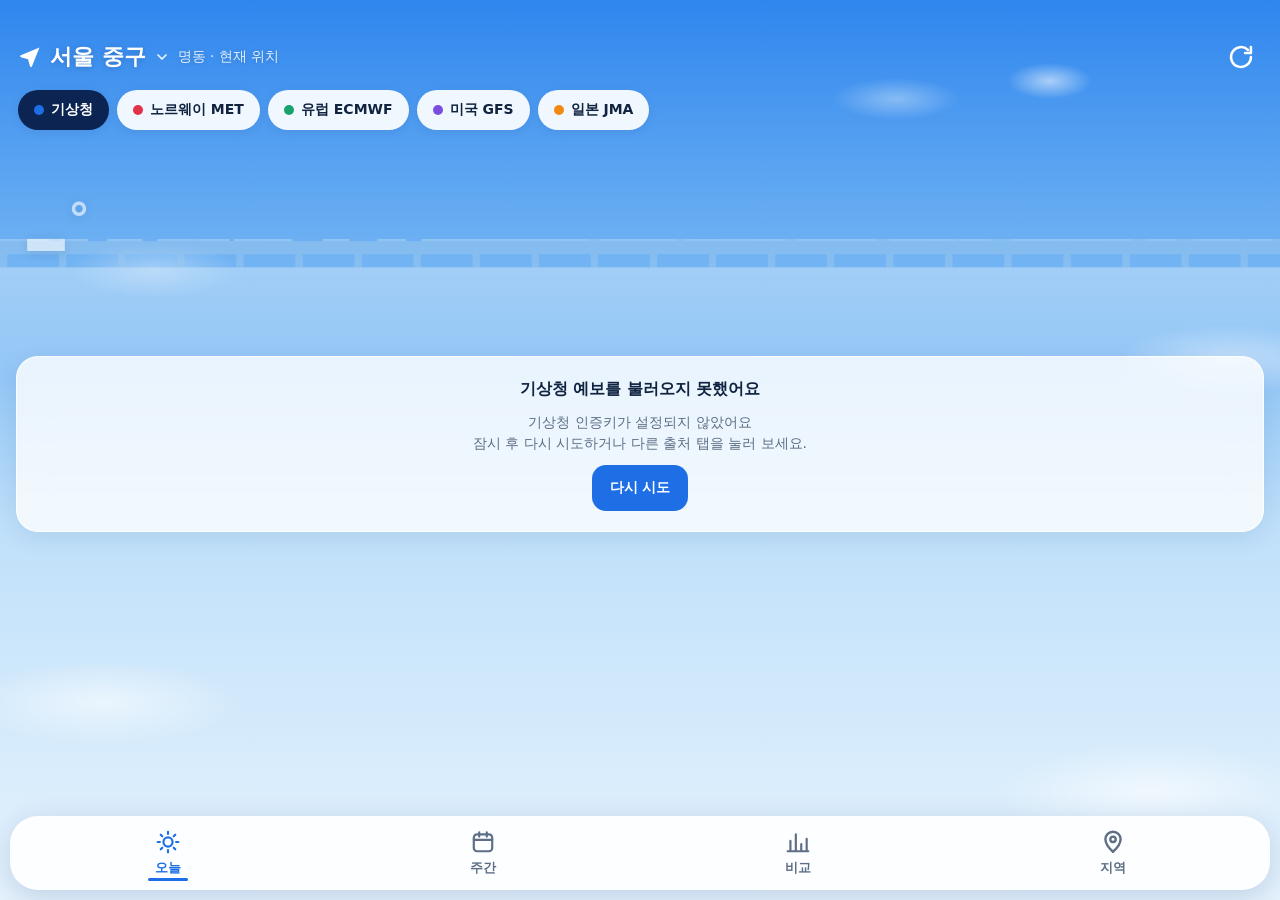
<file: app/src/main/assets/www/index.html>
<!doctype html>
<html lang="ko">
<head>
<meta charset="utf-8">
<meta name="viewport" content="width=device-width,initial-scale=1,maximum-scale=1,user-scalable=no,viewport-fit=cover">
<title>오늘날씨 비교</title>
<link rel="stylesheet" href="style.css">
</head>
<body>
<div id="bg"><div class="sky"></div><div class="clouds"></div><div id="skyline"></div></div>
<div id="root">
  <header id="hdr"></header>
  <div id="tabs" class="tabs"></div>
  <main id="main"></main>
  <nav id="nav"></nav>
</div>
<div id="overlay" hidden></div>
<div id="toast" hidden></div>
<script src="icons.js"></script>
<script src="util.js"></script>
<script src="sources.js"></script>
<script src="app.js"></script>
</body>
</html>
</file>
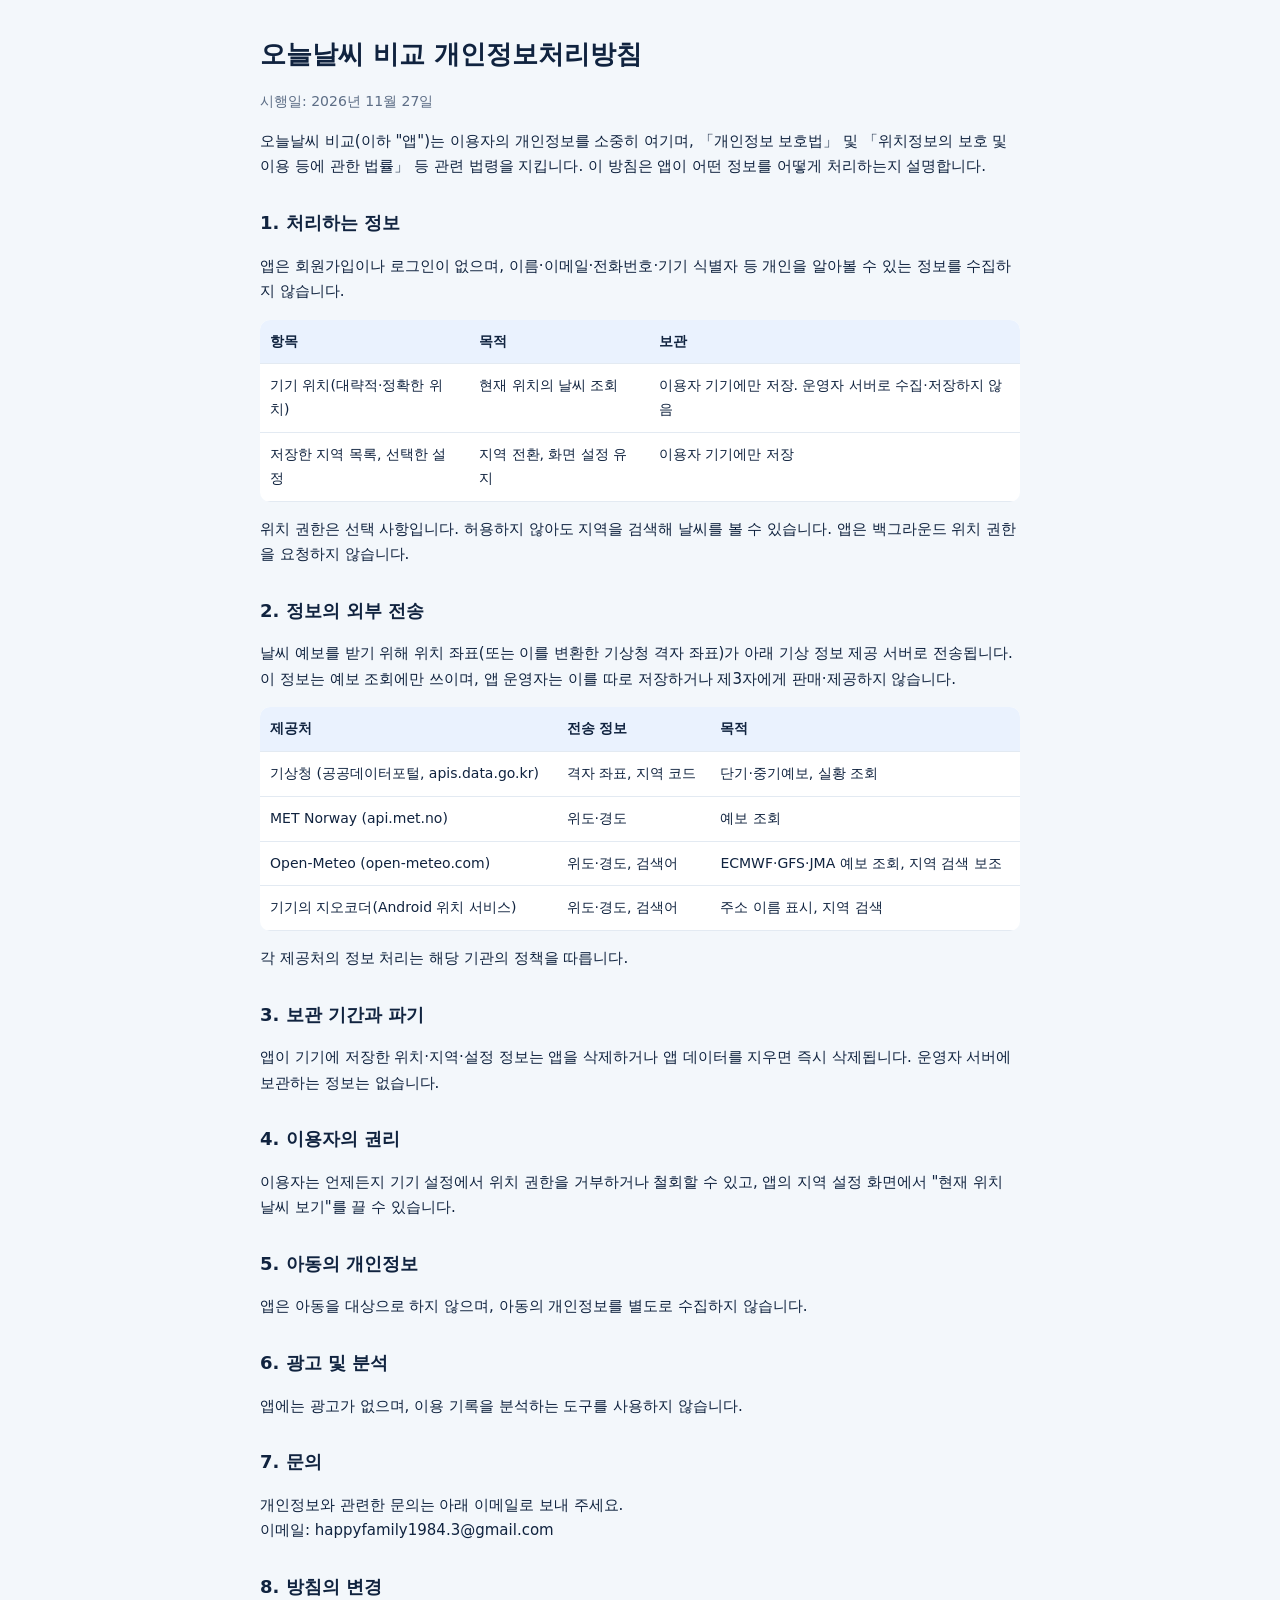
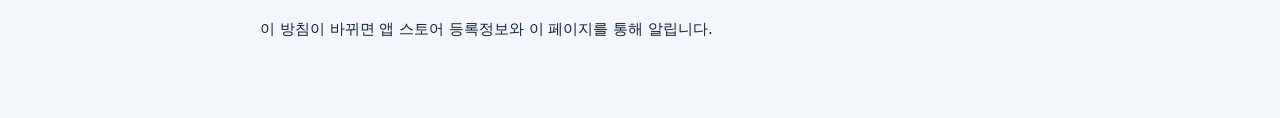
<file: play-release/privacy.html>
<!doctype html>
<html lang="ko">
<head>
<meta charset="utf-8">
<meta name="viewport" content="width=device-width,initial-scale=1">
<title>오늘날씨 비교 개인정보처리방침</title>
<style>
body{margin:0;background:#F3F7FB;color:#10233F;font-family:system-ui,-apple-system,'Noto Sans KR',sans-serif;line-height:1.7}
main{max-width:760px;margin:0 auto;padding:32px 20px 60px}
h1{font-size:26px;margin:0 0 6px}h2{font-size:18px;margin:28px 0 8px}
p,li{font-size:15px}.muted{color:#5D6E86;font-size:14px}
table{border-collapse:collapse;width:100%;font-size:14px;background:#fff;border-radius:10px;overflow:hidden}
th,td{border-bottom:1px solid #E3EAF2;padding:10px;text-align:left;vertical-align:top}th{background:#EAF2FE}
</style>
</head>
<body>
<main>
<h1>오늘날씨 비교 개인정보처리방침</h1>
<p class="muted">시행일: 2026년 11월 27일</p>

<p>오늘날씨 비교(이하 "앱")는 이용자의 개인정보를 소중히 여기며, 「개인정보 보호법」 및 「위치정보의 보호 및 이용 등에 관한 법률」 등 관련 법령을 지킵니다. 이 방침은 앱이 어떤 정보를 어떻게 처리하는지 설명합니다.</p>

<h2>1. 처리하는 정보</h2>
<p>앱은 회원가입이나 로그인이 없으며, 이름·이메일·전화번호·기기 식별자 등 개인을 알아볼 수 있는 정보를 수집하지 않습니다.</p>
<table>
<tr><th>항목</th><th>목적</th><th>보관</th></tr>
<tr><td>기기 위치(대략적·정확한 위치)</td><td>현재 위치의 날씨 조회</td><td>이용자 기기에만 저장. 운영자 서버로 수집·저장하지 않음</td></tr>
<tr><td>저장한 지역 목록, 선택한 설정</td><td>지역 전환, 화면 설정 유지</td><td>이용자 기기에만 저장</td></tr>
</table>
<p>위치 권한은 선택 사항입니다. 허용하지 않아도 지역을 검색해 날씨를 볼 수 있습니다. 앱은 백그라운드 위치 권한을 요청하지 않습니다.</p>

<h2>2. 정보의 외부 전송</h2>
<p>날씨 예보를 받기 위해 위치 좌표(또는 이를 변환한 기상청 격자 좌표)가 아래 기상 정보 제공 서버로 전송됩니다. 이 정보는 예보 조회에만 쓰이며, 앱 운영자는 이를 따로 저장하거나 제3자에게 판매·제공하지 않습니다.</p>
<table>
<tr><th>제공처</th><th>전송 정보</th><th>목적</th></tr>
<tr><td>기상청 (공공데이터포털, apis.data.go.kr)</td><td>격자 좌표, 지역 코드</td><td>단기·중기예보, 실황 조회</td></tr>
<tr><td>MET Norway (api.met.no)</td><td>위도·경도</td><td>예보 조회</td></tr>
<tr><td>Open-Meteo (open-meteo.com)</td><td>위도·경도, 검색어</td><td>ECMWF·GFS·JMA 예보 조회, 지역 검색 보조</td></tr>
<tr><td>기기의 지오코더(Android 위치 서비스)</td><td>위도·경도, 검색어</td><td>주소 이름 표시, 지역 검색</td></tr>
</table>
<p>각 제공처의 정보 처리는 해당 기관의 정책을 따릅니다.</p>

<h2>3. 보관 기간과 파기</h2>
<p>앱이 기기에 저장한 위치·지역·설정 정보는 앱을 삭제하거나 앱 데이터를 지우면 즉시 삭제됩니다. 운영자 서버에 보관하는 정보는 없습니다.</p>

<h2>4. 이용자의 권리</h2>
<p>이용자는 언제든지 기기 설정에서 위치 권한을 거부하거나 철회할 수 있고, 앱의 지역 설정 화면에서 "현재 위치 날씨 보기"를 끌 수 있습니다.</p>

<h2>5. 아동의 개인정보</h2>
<p>앱은 아동을 대상으로 하지 않으며, 아동의 개인정보를 별도로 수집하지 않습니다.</p>

<h2>6. 광고 및 분석</h2>
<p>앱에는 광고가 없으며, 이용 기록을 분석하는 도구를 사용하지 않습니다.</p>

<h2>7. 문의</h2>
<p>개인정보와 관련한 문의는 아래 이메일로 보내 주세요.<br>이메일: happyfamily1984.3@gmail.com</p>

<h2>8. 방침의 변경</h2>
<p>이 방침이 바뀌면 앱 스토어 등록정보와 이 페이지를 통해 알립니다.</p>
</main>
</body>
</html>
</file>
<file: app/src/main/assets/www/style.css>
/* 하늘 그라데이션 배경 + 반투명 유리 카드 + 하단 플로팅 내비 */
:root{
  --inset-top:24px;--inset-bottom:0px;
  --sky1:#2F86EE;--sky2:#6FB2F3;--sky3:#BFE0FA;--sky4:#E6F3FD;
  --glass:rgba(255,255,255,.80);--glass-strong:rgba(255,255,255,.92);--glass-line:rgba(255,255,255,.9);
  --ink:#10233F;--sub:#5D6E86;--faint:#8C9BB0;--line:rgba(16,35,63,.09);
  --blue:#1E6FE6;--rain:#1E74E8;--navy:#0C2452;--warm:#F59A23;--cold:#4EA3EF;
  --kma:#1E6FE6;--metno:#E2324A;--ecmwf:#18A36C;--gfs:#7A4DE0;--jma:#F08A12;--avg:#10233F;
  --r:22px;--shadow:0 6px 24px rgba(20,60,120,.10);
  --font:system-ui,-apple-system,'Noto Sans KR','Apple SD Gothic Neo',sans-serif;
}
*{box-sizing:border-box;-webkit-tap-highlight-color:transparent}
[hidden]{display:none!important}
html,body{margin:0;height:100%;overflow:hidden;background:var(--sky1)}
body{font-family:var(--font);color:var(--ink);font-size:14px;-webkit-font-smoothing:antialiased;user-select:none;-webkit-user-select:none}
button{font:inherit;color:inherit;border:0;background:none;padding:0;cursor:pointer}
input{font:inherit}
.num{font-variant-numeric:tabular-nums}

/* 배경 */
#bg{position:fixed;inset:0;z-index:0;overflow:hidden}
#bg .sky{position:absolute;inset:0;background:linear-gradient(180deg,var(--sky1) 0%,var(--sky2) 28%,var(--sky3) 58%,var(--sky4) 100%)}
#bg .clouds{position:absolute;inset:0;background:
 radial-gradient(60px 26px at 82% 9%,rgba(255,255,255,.55),transparent 70%),
 radial-gradient(90px 30px at 70% 11%,rgba(255,255,255,.35),transparent 70%),
 radial-gradient(120px 40px at 12% 30%,rgba(255,255,255,.35),transparent 70%),
 radial-gradient(160px 50px at 96% 40%,rgba(255,255,255,.45),transparent 70%),
 radial-gradient(200px 60px at 8% 78%,rgba(255,255,255,.55),transparent 70%),
 radial-gradient(220px 70px at 90% 88%,rgba(255,255,255,.6),transparent 70%)}
#skyline{position:absolute;left:0;right:0;height:190px;bottom:70px;opacity:.9;transition:bottom .4s ease, opacity .4s}
#skyline svg{width:100%;height:100%;display:block}
body.s-home #skyline{bottom:auto;top:calc(var(--inset-top) + 215px);height:140px;opacity:.5}
body.s-cmp #skyline{opacity:.35}

#root{position:relative;z-index:1;height:100%;display:flex;flex-direction:column;padding-top:var(--inset-top)}
header{display:flex;align-items:center;justify-content:space-between;padding:12px 18px 6px;min-height:56px;color:#fff}
.loc{display:flex;align-items:center;gap:8px;min-width:0;text-shadow:0 1px 6px rgba(10,40,90,.25)}
.loc b{font-size:22px;font-weight:800;white-space:nowrap;overflow:hidden;text-overflow:ellipsis}
.loc small{font-size:14px;opacity:.85;white-space:nowrap;overflow:hidden;text-overflow:ellipsis}
.loc .chev{opacity:.9}
.round{width:42px;height:42px;border-radius:50%;display:grid;place-items:center;color:#fff;flex:none}
.round.spin svg{animation:spin 1s linear infinite}
@keyframes spin{to{transform:rotate(360deg)}}
.title{font-size:26px;font-weight:800;color:var(--ink);text-shadow:none}
.hdr-dark header,.hdr-dark .loc{color:var(--ink)}

.tabs{display:flex;gap:8px;padding:6px 18px 12px;overflow-x:auto;scrollbar-width:none;flex:none}
.tabs::-webkit-scrollbar{display:none}
.tab{flex:none;height:40px;padding:0 16px;border-radius:999px;background:var(--glass-strong);box-shadow:0 2px 10px rgba(20,60,120,.10);font-size:14px;font-weight:600;display:flex;align-items:center;gap:7px;color:var(--ink);white-space:nowrap}
.tab i{width:10px;height:10px;border-radius:50%;flex:none}
.tab.on{background:var(--navy);color:#fff}
.tabs[hidden]{display:none}

main{flex:1;overflow-y:auto;overflow-x:hidden;padding:0 16px calc(var(--inset-bottom) + 110px);display:flex;flex-direction:column;gap:14px;scrollbar-width:none}
main::-webkit-scrollbar{display:none}
.card{background:var(--glass);backdrop-filter:blur(14px);-webkit-backdrop-filter:blur(14px);border:1px solid var(--glass-line);border-radius:var(--r);padding:16px;box-shadow:var(--shadow)}
.ch{display:flex;align-items:center;justify-content:space-between;gap:8px;margin-bottom:12px}
.ch h3{margin:0;font-size:17px;font-weight:800;display:flex;align-items:center;gap:8px}
.ch h3 svg{color:var(--ink)}
.ch .aux{font-size:13px;color:var(--sub);display:flex;align-items:center;gap:2px}
.seg{display:inline-flex;background:rgba(16,35,63,.06);border-radius:12px;padding:3px}
.seg button{font-size:14px;padding:6px 14px;border-radius:9px;color:var(--sub);font-weight:600}
.seg button.on{background:#fff;color:var(--blue);box-shadow:0 1px 4px rgba(20,60,120,.18)}

/* 홈 */
.hero{display:flex;justify-content:space-between;align-items:center;color:#fff;padding:4px 6px 0;min-height:200px;text-shadow:0 2px 12px rgba(10,40,90,.22)}
.big{font-size:96px;font-weight:800;line-height:.95;letter-spacing:-4px}
.big sup{font-size:44px;letter-spacing:0;vertical-align:top;position:relative;top:6px;margin-left:2px}
.cond{font-size:26px;font-weight:800;margin-top:10px}
.hl{font-size:17px;margin-top:4px;opacity:.95}
.hero .icon{filter:drop-shadow(0 10px 18px rgba(20,60,120,.18));flex:none}
.meta{display:grid;grid-template-columns:repeat(4,1fr);padding:14px 4px}
.meta div{text-align:center;font-size:13px;color:var(--sub);display:flex;flex-direction:column;align-items:center;gap:4px;border-left:1px solid var(--line)}
.meta div:first-child{border:0}
.meta span{display:flex;align-items:center;gap:4px}
.meta b{font-size:20px;font-weight:800;color:var(--ink)}
.meta b.rain{color:var(--rain)}
.hours{display:flex;overflow-x:auto;scrollbar-width:none;margin:0 -6px}
.hours::-webkit-scrollbar{display:none}
.h{flex:none;width:58px;text-align:center;display:flex;flex-direction:column;align-items:center;gap:6px;font-size:13px;color:var(--sub);border-left:1px solid var(--line);padding:2px 0}
.h:first-child{border:0}
.h .t{font-size:18px;font-weight:800;color:var(--ink)}
.h .p{font-size:13px;font-weight:700;color:var(--rain);min-height:17px}
.h.now>span:first-child{color:var(--ink);font-weight:700}
.h.mid{border-left:2px solid rgba(30,111,230,.35)}
.h.mid>span:first-child{color:var(--blue);font-weight:800}
.hours{position:relative}
.wk{display:grid;grid-template-columns:repeat(7,1fr)}
.wk .h{width:auto}
.wk .h .t{font-size:16px}
.wk .h .lo{font-size:14px;color:var(--sub);font-weight:600}
.wk .h>span:first-child{font-weight:700;color:var(--ink)}
.foot{font-size:12.5px;color:var(--sub);text-align:center;display:flex;align-items:center;justify-content:center;gap:6px;flex-wrap:wrap;line-height:1.5}
.foot.light{color:rgba(16,35,63,.65)}

/* 주간 */
.days{padding:8px 16px}
.days .ch{margin:8px 0 2px}
.r{display:grid;grid-template-columns:62px 44px 50px 1fr;align-items:center;gap:8px;padding:12px 0;border-bottom:1px solid var(--line)}
.r:last-child{border:0}
.dn{font-weight:800;font-size:16px}.dn small{display:block;font-weight:500;font-size:12.5px;color:var(--sub);margin-top:1px}
.r.today .dn{color:var(--blue)}
.pp{font-size:14px;font-weight:700;color:var(--rain);display:flex;align-items:center;gap:2px}
.rng{display:grid;grid-template-columns:34px 1fr 34px;align-items:center;gap:8px;font-size:17px;font-weight:800}
.rng .lo{text-align:right;color:var(--ink)}
.track{height:7px;border-radius:4px;background:rgba(16,35,63,.08);position:relative}
.track i{position:absolute;top:0;bottom:0;border-radius:4px;background:linear-gradient(90deg,var(--cold),var(--warm))}
.tip{display:flex;gap:10px;align-items:flex-start;background:var(--glass);border:1px solid var(--glass-line);border-radius:16px;padding:12px 14px;font-size:13.5px;color:var(--ink);line-height:1.5;box-shadow:var(--shadow)}
.tip svg{flex:none;color:var(--blue);margin-top:1px}

/* 비교 */
table{width:100%;border-collapse:collapse;font-size:14px}
th{font-weight:600;color:var(--sub);font-size:12px;text-align:right;padding:2px 4px 8px}
th:first-child,td:first-child{text-align:left}
td{padding:10px 4px;border-top:1px solid var(--line);text-align:right;font-weight:700;white-space:nowrap}
td.src{font-weight:700}
td.src span{display:flex;align-items:center;gap:8px}
td.src i{width:10px;height:10px;border-radius:50%;flex:none}
td.ic{text-align:center;width:34px;padding:4px 0}
td.lo{color:var(--sub)}
td.rain{color:var(--rain)}
tr.avg td{background:rgba(30,111,230,.06);font-weight:800}
tr.err td{color:var(--faint);font-weight:500}
.sum{margin-top:10px;font-size:13px;color:var(--sub);line-height:1.6}
.sum b{color:var(--ink)}
.legend{display:flex;flex-wrap:wrap;gap:6px 12px;font-size:12px;color:var(--sub);margin-top:8px}
.legend span{display:flex;align-items:center;gap:5px}
.legend i{width:16px;height:3px;border-radius:2px}
.chart{width:100%;display:block}
.scroll-x{overflow-x:auto;margin:0 -4px;padding:0 4px;scrollbar-width:none}
.grid7 td,.grid7 th{padding:8px 3px;font-size:12.5px;text-align:center}
.grid7 td:first-child,.grid7 th:first-child{text-align:left}
.grid7 .mx{display:block;font-weight:800;color:var(--ink)}
.grid7 .mn{display:block;font-weight:600;color:var(--sub);font-size:11.5px}

/* 지역 */
.search{display:flex;align-items:center;gap:10px;background:var(--glass-strong);border-radius:16px;padding:0 14px;height:54px;box-shadow:var(--shadow);color:var(--sub)}
.search input{flex:1;border:0;background:none;outline:none;font-size:16px;color:var(--ink);min-width:0;user-select:text;-webkit-user-select:text}
.search input::placeholder{color:var(--faint)}
.clear{width:24px;height:24px;border-radius:50%;background:#B9C3D1;color:#fff;display:grid;place-items:center}
.res{display:flex;align-items:center;gap:12px;background:var(--glass-strong);border-radius:18px;padding:14px;box-shadow:var(--shadow)}
.res .pin{width:40px;height:40px;border-radius:50%;background:#EAF2FE;color:var(--blue);display:grid;place-items:center;flex:none}
.res .n{flex:1;min-width:0;font-weight:800;font-size:16px}
.res .n small{display:block;font-weight:500;font-size:12.5px;color:var(--sub);margin-top:2px}
.btn-soft{background:#E3EEFD;color:var(--blue);font-weight:800;border-radius:999px;padding:9px 16px;flex:none}
.btn-soft:disabled{opacity:.5}
.gps{display:flex;align-items:center;justify-content:space-between;gap:12px;background:rgba(14,36,82,.88);color:#fff;border-radius:20px;padding:16px;box-shadow:var(--shadow)}
.gps .l{display:flex;align-items:center;gap:12px;min-width:0}
.gps b{display:block;font-size:17px}
.gps small{display:block;opacity:.75;font-size:13px;margin-top:2px;white-space:nowrap;overflow:hidden;text-overflow:ellipsis}
.sw{width:56px;height:32px;border-radius:16px;background:rgba(255,255,255,.25);position:relative;flex:none;transition:background .2s}
.sw i{position:absolute;left:4px;top:4px;width:24px;height:24px;border-radius:50%;background:#fff;transition:left .2s}
.sw.on{background:var(--warm)}.sw.on i{left:28px}
.sec{display:flex;justify-content:space-between;align-items:center;margin:6px 4px -4px}
.sec h3{margin:0;font-size:18px;font-weight:800}
.sec button,.sec span{font-size:13px;color:var(--blue);font-weight:600}
.li{display:flex;align-items:center;gap:10px;padding:14px 0;border-bottom:1px solid var(--line)}
.li:last-child{border:0}
.li .n{flex:1;min-width:0;font-weight:800;font-size:16px}
.li .n small{display:block;font-weight:500;color:var(--sub);font-size:13px;margin-top:2px}
.li .t{font-size:22px;font-weight:800;display:flex;align-items:center;gap:6px}
.li.sel .n{color:var(--blue)}
.pill{font-size:11px;background:#E3EEFD;color:var(--blue);padding:2px 8px;border-radius:8px;font-weight:700;margin-left:6px;vertical-align:2px}
.del{width:30px;height:30px;border-radius:50%;background:#FDE7EA;color:#D92D45;display:grid;place-items:center;flex:none}
.info{display:flex;gap:10px;align-items:flex-start;font-size:13px;color:var(--sub);line-height:1.55;padding:0 4px}
.info svg{flex:none;margin-top:1px}
.link{color:var(--blue);font-weight:700}
.empty{text-align:center;color:var(--sub);padding:18px 8px;font-size:14px;line-height:1.6}

/* 하단 내비 */
nav{position:fixed;left:10px;right:10px;bottom:calc(var(--inset-bottom) + 10px);z-index:5;height:74px;background:var(--glass-strong);backdrop-filter:blur(16px);-webkit-backdrop-filter:blur(16px);border-radius:28px;box-shadow:0 8px 30px rgba(20,60,120,.18);display:grid;grid-template-columns:repeat(4,1fr)}
nav button{display:flex;flex-direction:column;align-items:center;justify-content:center;gap:4px;font-size:13px;color:var(--sub);font-weight:600;position:relative}
nav button.on{color:var(--blue);font-weight:800}
nav button.on::after{content:"";position:absolute;bottom:9px;width:40px;height:3px;border-radius:2px;background:var(--blue)}

/* 로딩/오류 */
.sk{background:linear-gradient(90deg,rgba(16,35,63,.06),rgba(16,35,63,.12),rgba(16,35,63,.06));background-size:200% 100%;animation:sh 1.2s infinite;border-radius:10px}
@keyframes sh{to{background-position:-200% 0}}
.errbox{display:flex;flex-direction:column;align-items:center;gap:10px;text-align:center;color:var(--sub);padding:20px 10px;line-height:1.55}
.errbox b{color:var(--ink);font-size:16px}
.btn{background:var(--blue);color:#fff;font-weight:800;border-radius:14px;padding:12px 18px}
.btn.ghost{background:#E3EEFD;color:var(--blue)}

/* 오버레이 */
#overlay{position:fixed;inset:0;z-index:20;background:rgba(8,22,48,.45);display:flex;align-items:flex-end;justify-content:center}
#overlay.center{align-items:center;padding:24px}
.sheet{background:#fff;border-radius:26px 26px 0 0;width:100%;max-height:82%;overflow-y:auto;padding:22px 20px calc(var(--inset-bottom) + 22px);animation:up .22s ease}
.dialog{background:#fff;border-radius:24px;width:100%;max-width:340px;padding:24px 20px 16px;animation:pop .18s ease}
.dialog h4{margin:0 0 8px;font-size:18px}
.dialog p{margin:0 0 18px;color:var(--sub);line-height:1.5}
.dialog .act{display:flex;gap:8px}
.dialog .act button{flex:1;padding:13px;border-radius:14px;font-weight:800}
@keyframes up{from{transform:translateY(40px);opacity:0}}
@keyframes pop{from{transform:scale(.94);opacity:0}}
.sheet h4{margin:0 0 14px;font-size:19px}
.sheet .row{padding:12px 0;border-top:1px solid #EDF1F6;font-size:14px;line-height:1.55}
.sheet .row b{display:block;margin-bottom:2px}
.sheet .row span{color:var(--sub)}
#toast{position:fixed;left:50%;transform:translateX(-50%);bottom:calc(var(--inset-bottom) + 100px);z-index:30;background:rgba(12,36,82,.92);color:#fff;padding:11px 18px;border-radius:14px;font-size:14px;font-weight:600;max-width:86%;text-align:center}
@media (prefers-reduced-motion: reduce){*{animation:none!important;transition:none!important}}
</file>
